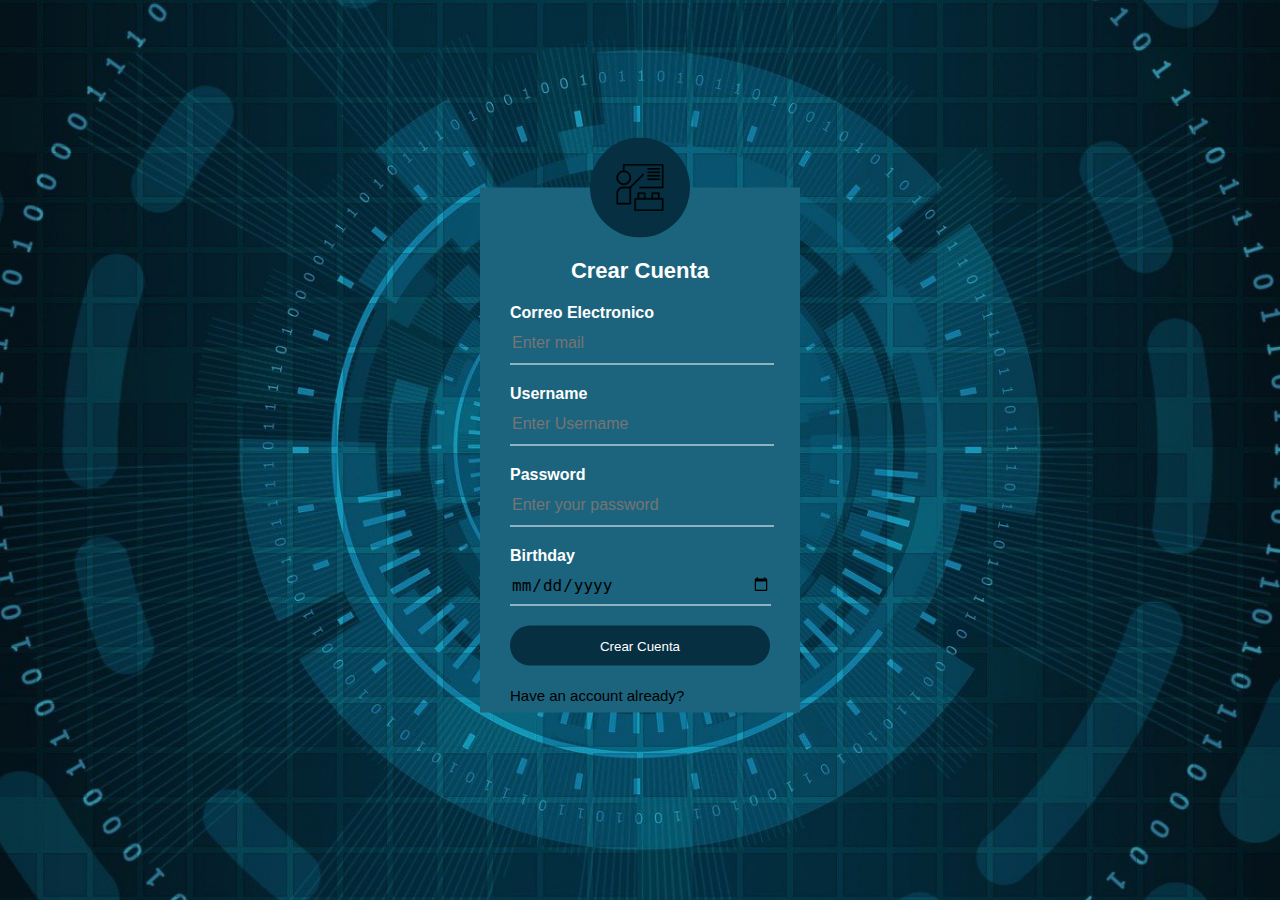
<file: INTERFAZ-GRAFICA/INDEX.HTML>
<!DOCTYPE html>
<html lang="en">
<head>
    <meta charset="UTF-8">
    <meta http-equiv="X-UA-Compatible" content="IE=edge">
    <meta name="viewport" content="width=device-width, initial-scale=1.0">
    <title>MAESTROS ITLA</title>
    <Link rel="stylesheet" href ="estilo.css">
</head>
        
<body>

    <div class="login-box">
            <img class="avatar" src = "images/logo.jpg">

            <h1>Crear Cuenta </h1>

     <form>
        <!-- Correo -->
    <label for = "Correo Electronico">Correo Electronico</label>
    <input type= "email" placeholder="Enter mail">

       <!-- Username -->
        <label for = "Username">Username</label>
            <input type= "text" placeholder="Enter Username">
           
        <!-- Password -->
        <label for ="password"> Password</label>
            <input type= "password" placeholder="Enter your password">

            <!-- BirthDay-->
        <label for ="BirthDay"> Birthday</label>
        <input type= "date" placeholder="Enter your BirthDay">


            <!-- button -->
            <input type = "submit" value="Crear Cuenta"> 

            <a href="#" >Have an account already? </a>
        
    </form>     
      
    </div>
</body>
</html>


            <!-- Hamashia Sosa Reyes. Mat:2021-2128-->
</file>
<file: INTERFAZ-GRAFICA/estilo.css>
body {

margin: 0;
padding: 0;
background: url(fondo.jpeg) no-repeat center top;
background-size: cover;
font-family: sans-serif;
height: 100vh;
}

.login-box{
    height: 525px;
    width: 320px;
    background: #1C647D;
    color: #fff;
    top: 50%;
    left: 50%;
    position: absolute;
    transform: translate(-50%, -50%);
    box-sizing: border-box;
    padding: 70px 30px;
}

.login-box .avatar {
    width: 100px;
    height: 100px;
    border-radius: 50%;
    position: absolute;
    top: -50px;
    left: calc(50% - 50px);
}

.login-box h1 {
    margin: 0;
    padding: 0 0 20px;
    text-align: center;
    font-size: 22px;
}

.login-box label{
    padding: 0;
    margin: 0;
    font-weight: bold;
    display: block;
}

.login-box input{
    width: 100%;
    margin-bottom: 20px;
}

.login-box input[type="text"], .login-box input[type="password"], .login-box input[type="email"], .login-box input[type ="date"] {
    border: none;
    border-bottom: 1px solid #fff;
    background: transparent;
    outline: none;
    height: 40px;
    color: #000;
    font-size: 16px;
  }

  .login-box input[type="submit"]{
    border: none;
    outline: none;
    height: 40px;
    background: #063041;
    border-radius: 20px;
    color: #fff;
  }

  .login-box a {
    text-decoration: none;
    font-size: 15px;
    line-height: 20px;
    color: black

  }

.login-box a:hover {
color: #B2BABB

}
</file>
